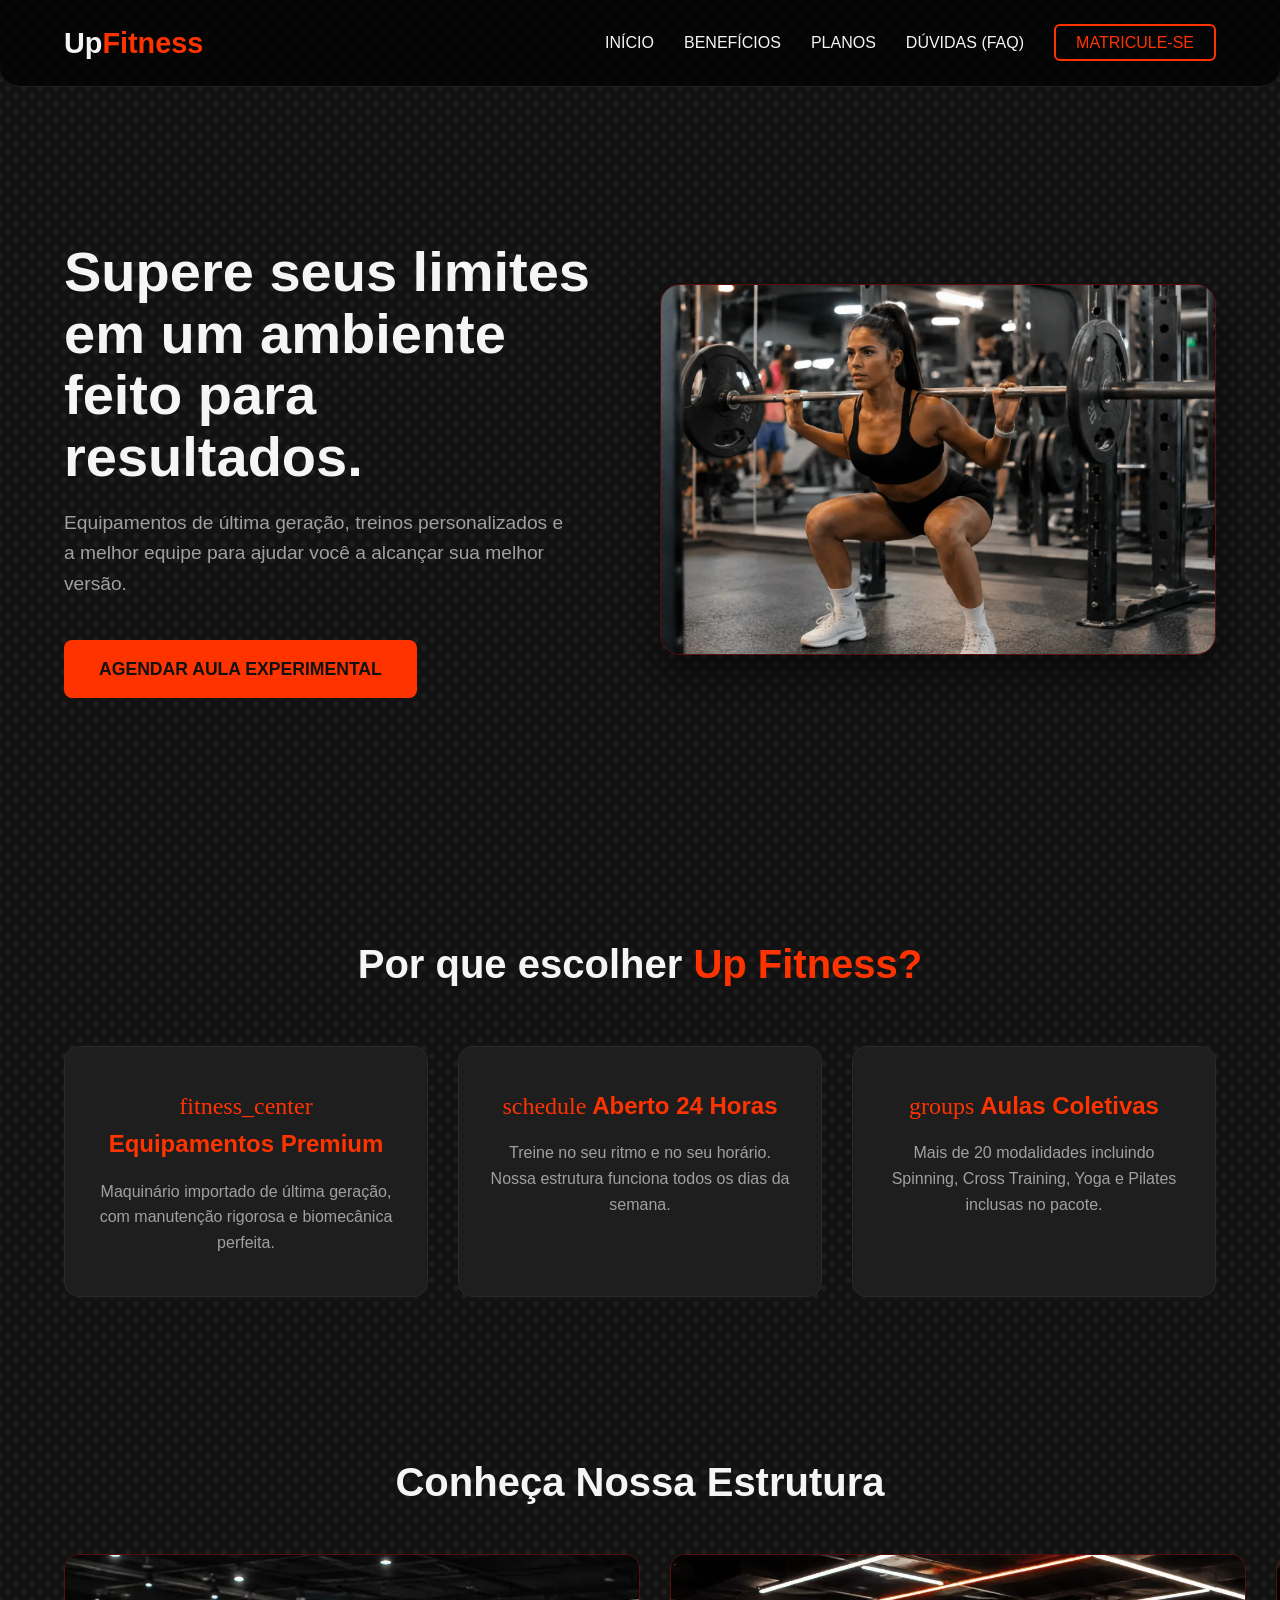
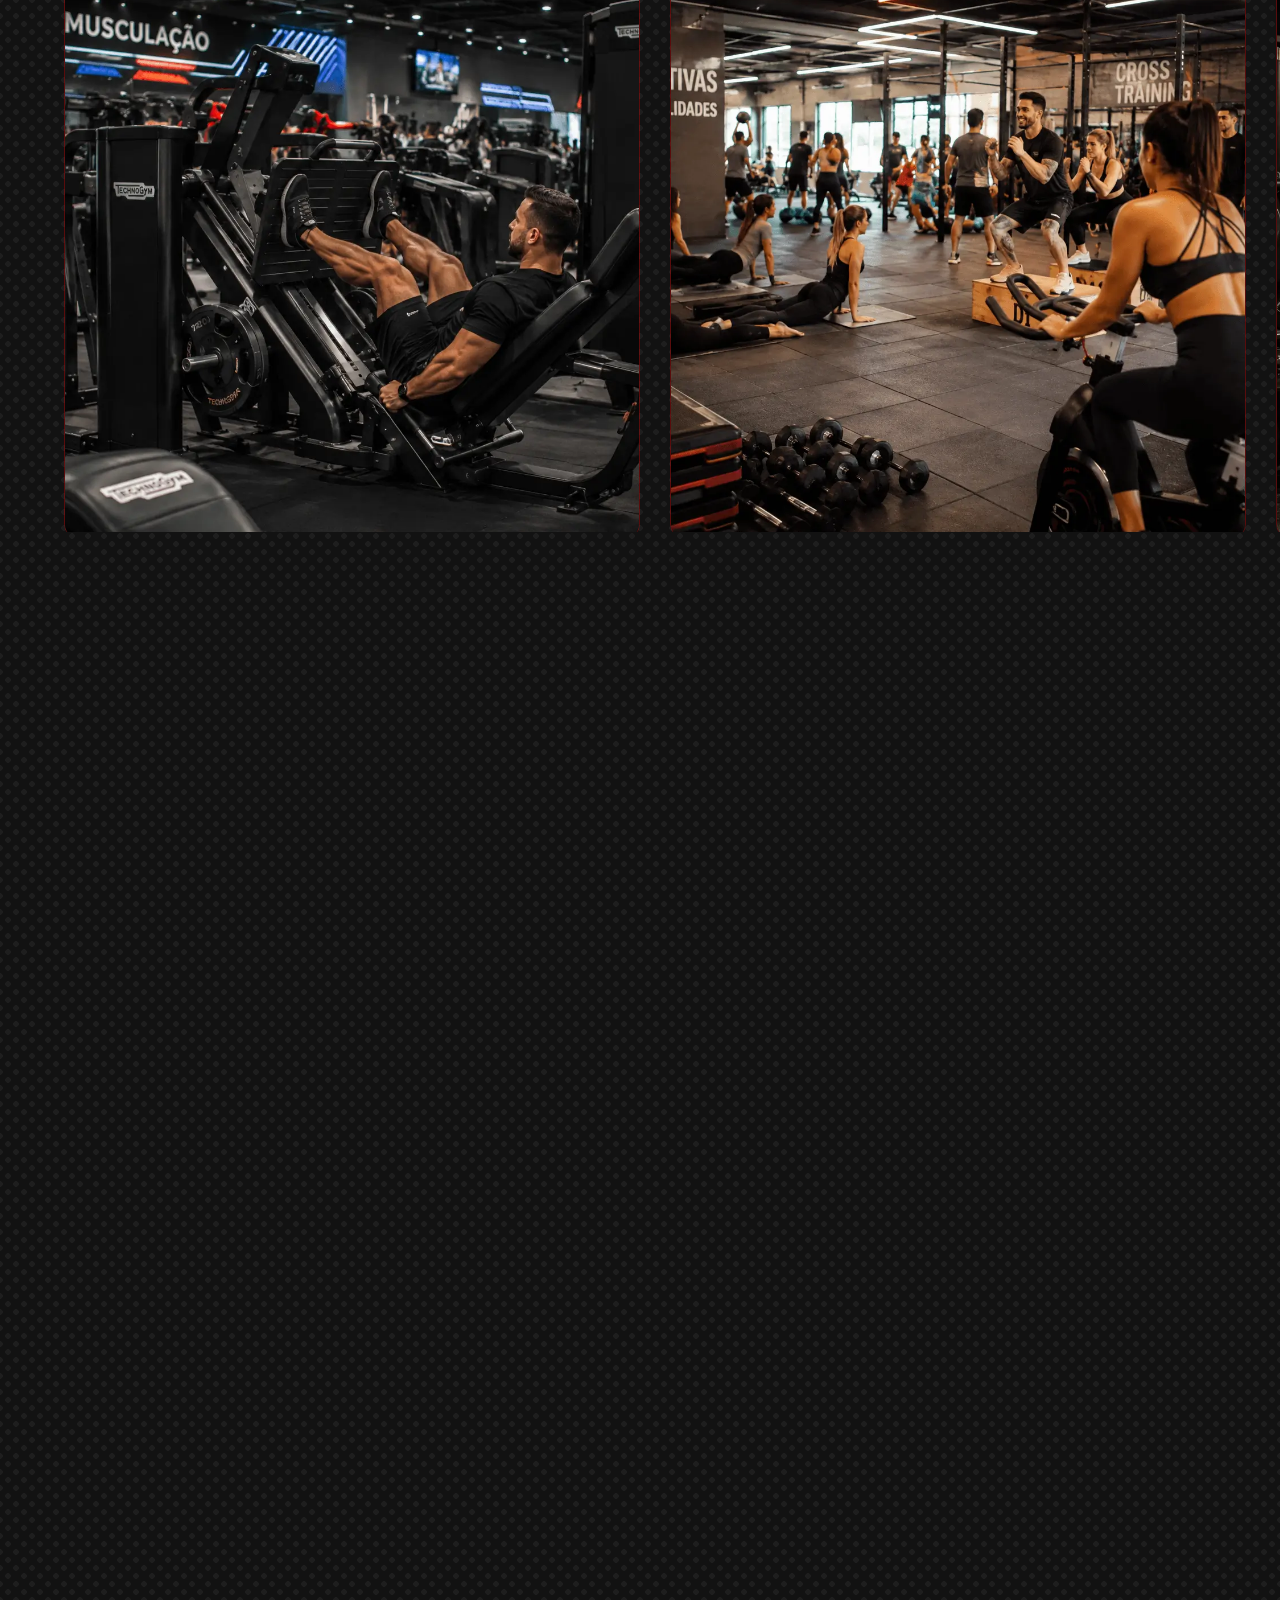
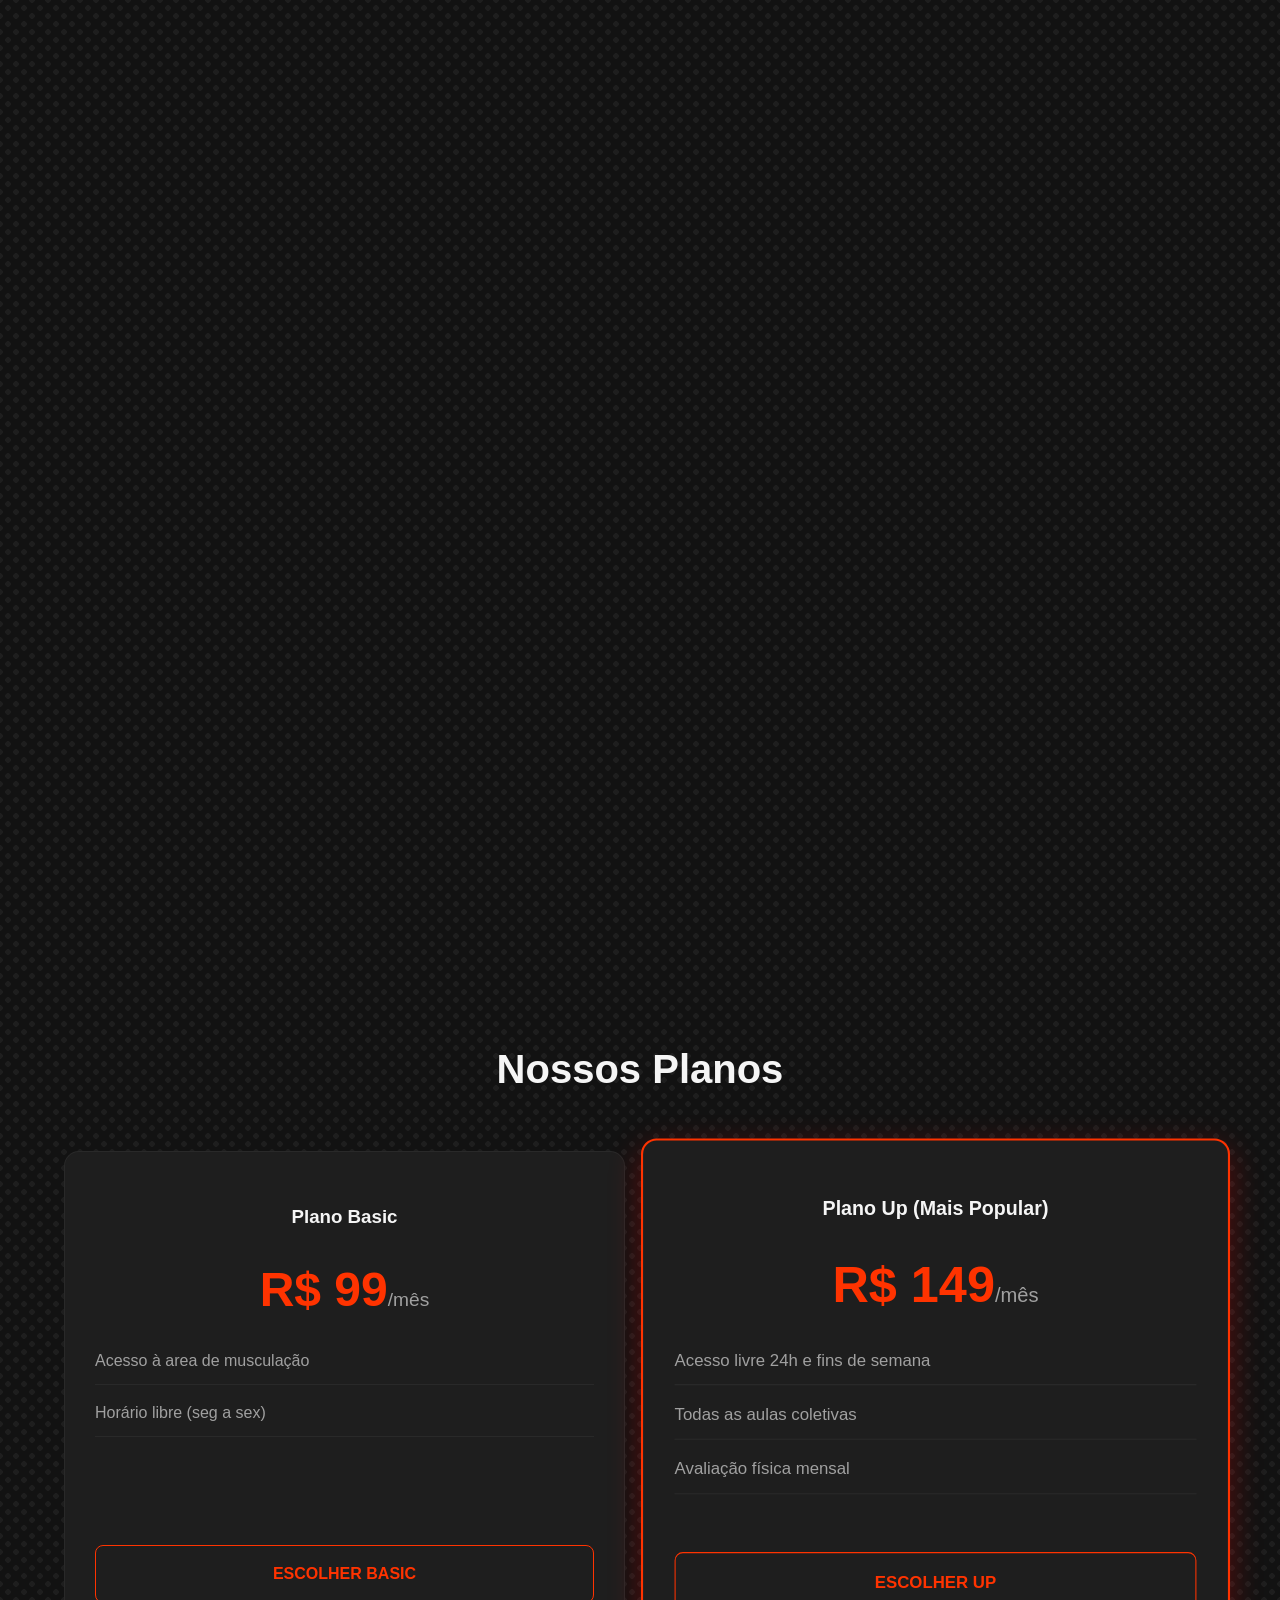
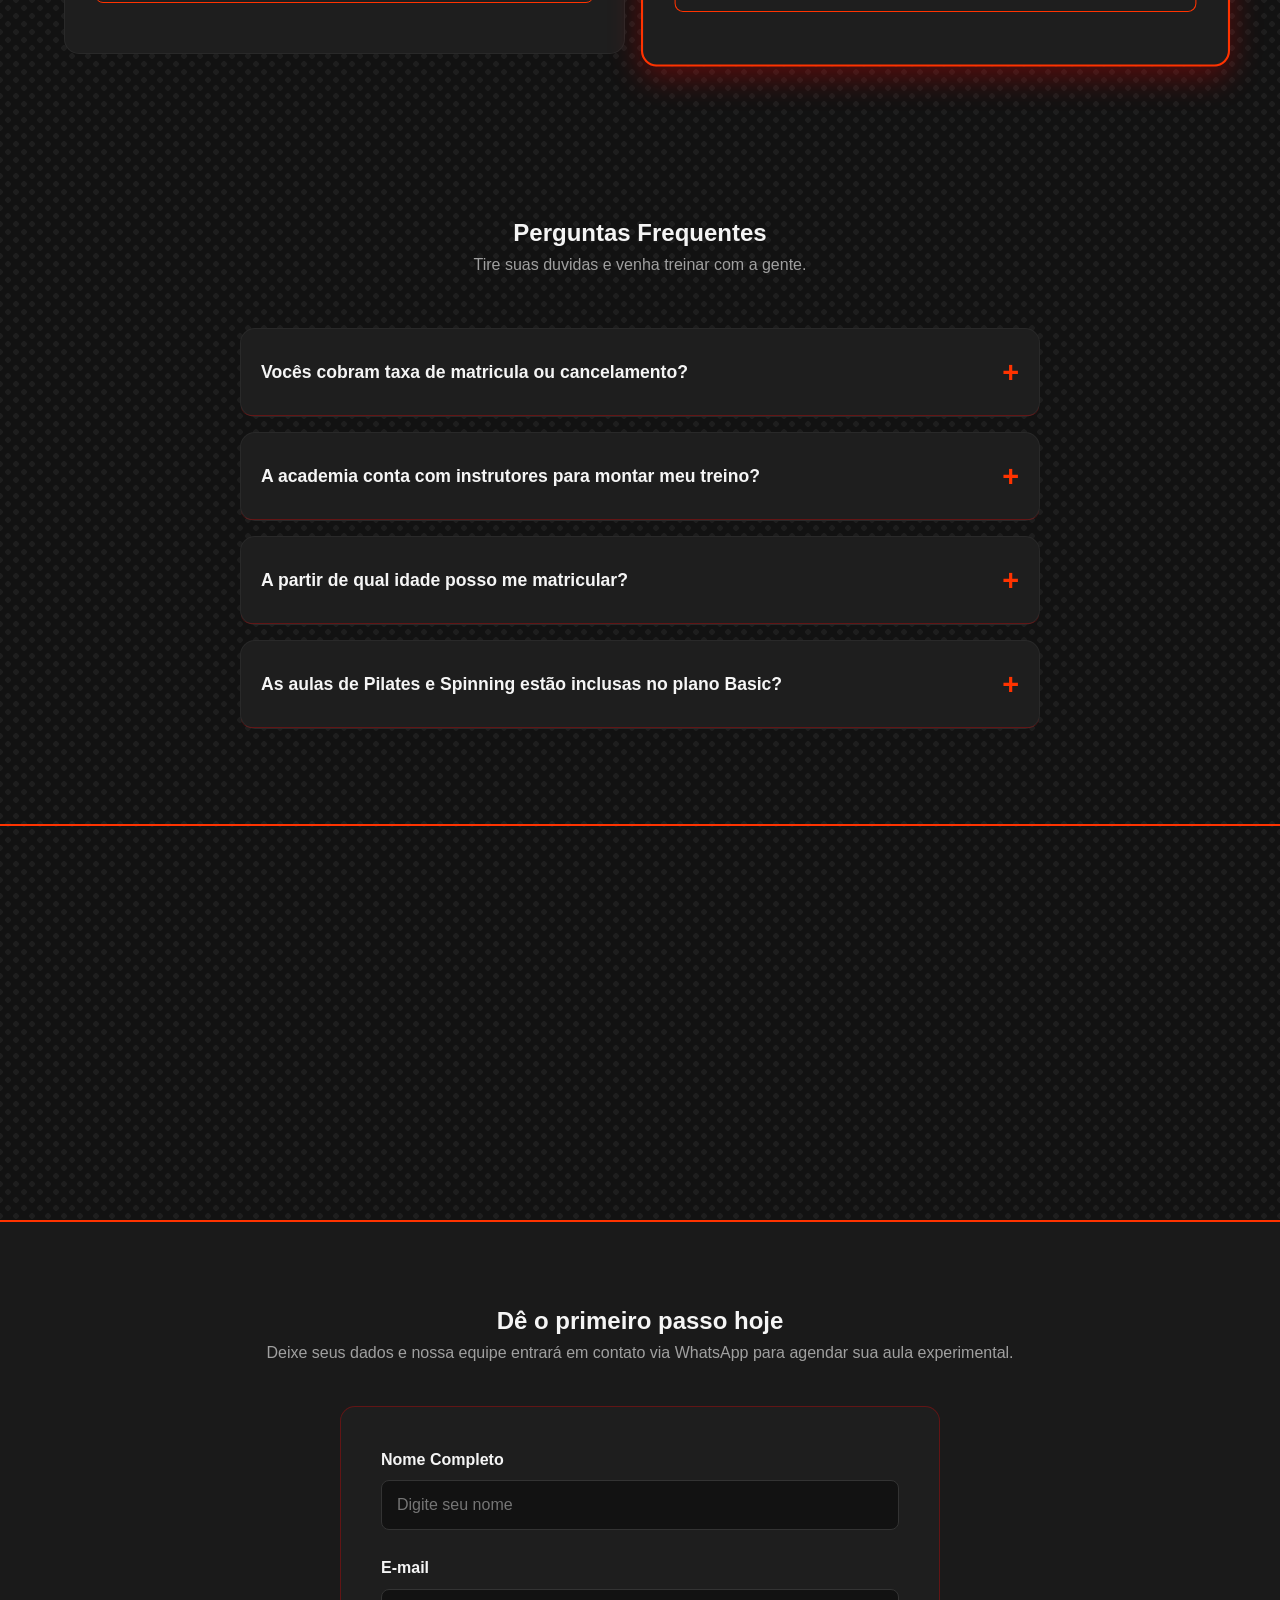
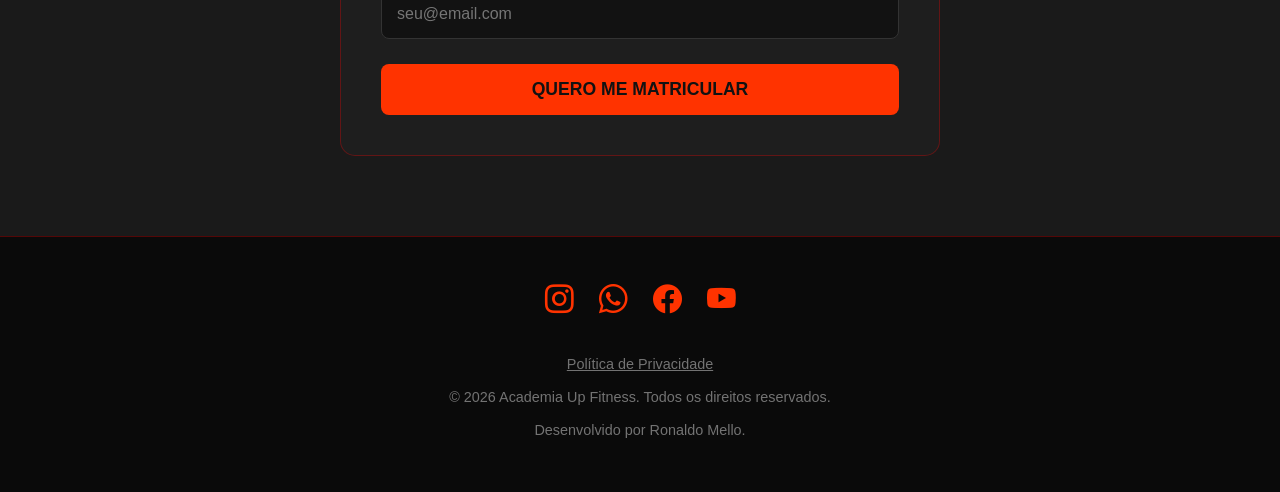
<file: index.html>
<!DOCTYPE html>
<html lang="pt-br">

<head>
    <meta charset="UTF-8">
    <meta name="viewport" content="width=device-width, initial-scale=1.0">
    <title>Academia Upfitness | Transforme seu corpo e sua mente</title>
    <meta http-equiv="Content-Security-Policy" content="default-src 'self'; script-src 'self' 'unsafe-inline'; font-src 'self' https://fonts.gstatic.com https://cdn.jsdelivr.net; style-src 'self' 'unsafe-inline' https://fonts.googleapis.com https://cdn.jsdelivr.net; img-src 'self' data:;">
    <meta name="description"
        content="Junte-se à Academia Topfitnes. Equipamentos modernos, aulas em grupo e personal trainers focados no seu resultado. Agende uma aula experimental!">
    <link rel="stylesheet" href="style.css">
    <link rel="stylesheet" href="https://fonts.googleapis.com/css2?family=Material+Symbols+Outlined" />
    <link rel="preconnect" href="https://fonts.googleapis.com">
    <link rel="preconnect" href="https://fonts.gstatic.com" crossorigin>
    <link href="https://fonts.googleapis.com/css2?family=Montserrat:wght@400;500;700;900&display=swap" rel="stylesheet">
    <link
        href="https://fonts.googleapis.com/css2?family=Chakra+Petch:ital,wght@0,300;0,400;0,500;0,600;0,700;1,300;1,400;1,500;1,600;1,700&display=swap"
        rel="stylesheet">
    <link rel="stylesheet" href="https://cdn.jsdelivr.net/npm/bootstrap-icons@1.11.3/font/bootstrap-icons.min.css">
    <link rel="icon" type="image/png" href="./img/icon-192.png">
    <link rel="apple-touch-icon" href="./img/icon-192.png">
    <link rel="manifest" href="manifest.json">
    <meta name="theme_color" content="#ff3300">
</head>

<body>

    <header class="main-header">
        <div class="logo">
            <strong>Up<span>Fitness</span></strong>
        </div>

        <button id="btn-mobile" aria-label="Abrir Menu">
            <i class="bi bi-list"></i>
        </button>

        <nav class="navegation">
            <ul>
                <li><a href="#inicio">INÍCIO</a></li>
                <li><a href="#beneficios">BENEFÍCIOS</a></li>
                <li><a href="#planos">PLANOS</a></li>
                <li><a href="#faq">DÚVIDAS (FAQ)</a></li>
                <li><a href="#matricula" class="btn-destaque">MATRICULE-SE</a></li>
            </ul>
        </nav>

    </header>

    <main>
        <!--seção hero-->
        <section id="inicio" class="section-hero">
            <div class="hero-text">
                <h1>Supere seus limites em um ambiente feito para resultados.</h1>
                <p>Equipamentos de última geração, treinos personalizados e a melhor equipe para ajudar você a alcançar
                    sua
                    melhor versão.</p>
                <a href="#matricula" class="btn-call">Agendar Aula Experimental</a>
            </div>

            <div class="hero-img">
                <img src="./img/imagem-academia-mulher-fazendo-exercicios.webp"
                    alt="Mulher fazendo agachamento com peso em uma academia moderna e iluminada">
            </div>

        </section>
        <!--seção beneficios-->
        <section id="beneficios" class="section-beneficios">
            <h2>Por que escolher <span>Up Fitness?</span></h2>
            <div class="container-cards">

                <article class="card">
                    <h3><span class="material-symbols-outlined">fitness_center</span> Equipamentos Premium</h3>
                    <p>Maquinário importado de última geração, com manutenção rigorosa e biomecânica perfeita.</p>
                </article>

                <article class="card">
                    <h3><span class="material-symbols-outlined">schedule</span> Aberto 24 Horas</h3>
                    <p>Treine no seu ritmo e no seu horário. Nossa estrutura funciona todos os dias da semana.</p>
                </article>

                <article class="card">
                    <h3><span class="material-symbols-outlined">groups</span> Aulas Coletivas</h3>
                    <p>Mais de 20 modalidades incluindo Spinning, Cross Training, Yoga e Pilates inclusas no pacote.</p>
                </article>
            </div>
        </section>

        <!-- seção galeria -->

        <section id="estrutura" class="section-estrutura">
            
            <div id="carrossel-wrapper" class="carrossel-wrapper">
                <div class="carrossel-camera">
                    <h2>Conheça Nossa Estrutura</h2>
                    <div id="carrossel-fita" class="carrossel-fita">
                        <figure class="galeria-item">
                            <img src="./img/Equipamentos-Premium.webp" alt="Área de musculação com pesos livres">
                        </figure>
                        <figure class="galeria-item">
                            <img src="./img/imagem-da-academia-aulas-coletivas.webp"
                                alt="Aulas coletivas com vários alunos">
                        </figure>
                        <figure class="galeria-item">
                            <img src="./img/imagem-da-academia-estruturas.webp" alt="Sala ampla com equipamentos">
                        </figure>
                        <figure class="galeria-item">
                            <img src="./img/imagem-academia-homem-fazendo-exercicios.webp" alt="homem fazendo exercício no cross">
                        </figure>
                    </div>
                </div>
            </div>
        </section>

        <!-- seção planos-->
        <section id="planos" class="section-planos">
            <h2>Nossos Planos</h2>
            <div class="container-cards">
                <article class="card-plano">
                    <h3>Plano Basic</h3>
                    <p class="preco">R$ 99<span>/mês</span></p>
                    <ul>
                        <li>Acesso à area de musculação</li>
                        <li>Horário libre (seg a sex)</li>
                    </ul>
                    <a href="#matricula" class="btn-plano">Escolher Basic</a>
                </article>

                <article class="card-plano destaque">
                    <h3>Plano Up (Mais Popular)</h3>
                    <p class="preco">R$ 149<span>/mês</span></p>
                    <ul>
                        <li>Acesso livre 24h e fins de semana</li>
                        <li>Todas as aulas coletivas</li>
                        <li>Avaliação física mensal</li>
                    </ul>
                    <a href="#matricula" class="btn-plano principal">Escolher Up</a>
                </article>
            </div>
        </section>
        <!-- seção perguntas-->
        <section id="faq" class="section-faq">
            <h2>Perguntas Frequentes</h2>
            <p class="faq-subtitulo">Tire suas duvidas e venha treinar com a gente.</p>

            <div class="conteiner-faq">
                <details class="item-faq">
                    <summary>Vocês cobram taxa de matricula ou cancelamento?</summary>
                    <p>Não! Acreditamos na transparência. Nossos planos não possuem taxa de adesão, anuidade escondida
                        ou multas absurdas de cancelamento (desde que respeitado o aviso prévio de 30 dias).</p>
                </details>

                <details class="item-faq">
                    <summary>A academia conta com instrutores para montar meu treino?</summary>
                    <p>Sim. Todos os nossos planos incluem avaliação inicial e montagem de ficha de treino pelos nossos
                        professores, que estarão sempre no salão para corrigir a execução dos movimentos.</p>
                </details>

                <details class="item-faq">
                    <summary>A partir de qual idade posso me matricular?</summary>
                    <p>Aceitamos alunos a partir de 14 anos de idade, desde que a matrícula seja assinada
                        presencialmente por um pai ou responsável legal.</p>
                </details>

                <details class="item-faq">
                    <summary>As aulas de Pilates e Spinning estão inclusas no plano Basic?</summary>
                    <p>As aulas coletivas são benefícios exclusivos do <strong>Plano Top</strong>.
                        O plano Basic contempla apenas o acesso livre ao salão de musculação e área de peso livre.</p>
                </details>
            </div>

        </section>
        <!-- seção parallax -->
        <section class="banner-parallax">
            <div class="banner-conteudo">
                <h2>O suor de hoje é o resultado de amanhã.</h2>
                <h2>A persistência realiza o impossível.</h2>
                <h2>Grandes jornadas começam com um passo.</h2>
                <h2>Sua melhor versão começa onde a desculpa termina.</h2>
                <h2>A dor de hoje é a força que você usará amanhã.</h2>
                <h2>Constância constrói o que a motivação apenas começa.</h2>
                <h2>Não diminua seu objetivo, aumente o seu esforço.</h2>
            </div>
        </section>

        <!-- seção matricula-->
        <section id="matricula" class="section-matricula">
            <h2>Dê o primeiro passo hoje</h2>
            <p>Deixe seus dados e nossa equipe entrará em contato via WhatsApp para agendar sua aula experimental.</p>

            <form id="form-matricula" action="#" method="post" class="form-contato">
                <div class="grupo-input">
                    <label for="nome">Nome Completo</label>
                    <input type="text" id="nome" nome="nome" placeholder="Digite seu nome" required autocomplete="nome">
                </div>

                <div class="grupo-input">
                    <label for="email">E-mail</label>
                    <input type="email" id="email" nome="email" placeholder="seu@email.com" required
                        autocomplete="email">
                </div>

                <button type="button" id="btn-enviar-zap" class="btn-enviar">Quero me matricular</button>
            </form>

        </section>

    </main>

    <footer class="rodape">

        <div class="redes-sociais">
            <a href="https://instagram.com.br/" target="_blank" rel="noopener noreferrer">
                <i class="bi bi-instagram"></i>
            </a>
            <a href="https://api.whatsapp.com/send/?phone=5584900000000/" target="_blank" rel="noopener noreferrer">
                <i class="bi bi-whatsapp"></i>
            </a>
            <a href="https://facebook.com.br/" target="_blank" rel="noopener noreferrer">
                <i class="bi bi-facebook"></i>
            </a>
            <a href="https://youtube.com.br/" target="_blank" rel="noopener noreferrer">
                <i class="bi bi-youtube"></i>
            </a>
        </div>
        <p><a href="privacidade.html" target="_blank"
                style="color: var(--cor-texto-mutado); text-decoration: underline;">Política de Privacidade</a></p>
        <p>&copy; 2026 Academia Up Fitness. Todos os direitos reservados.</p>
        <p>Desenvolvido por <span>Ronaldo Mello</span>.</p>
    </footer>

    <script src="script.js"></script>
</body>

</html>
</file>
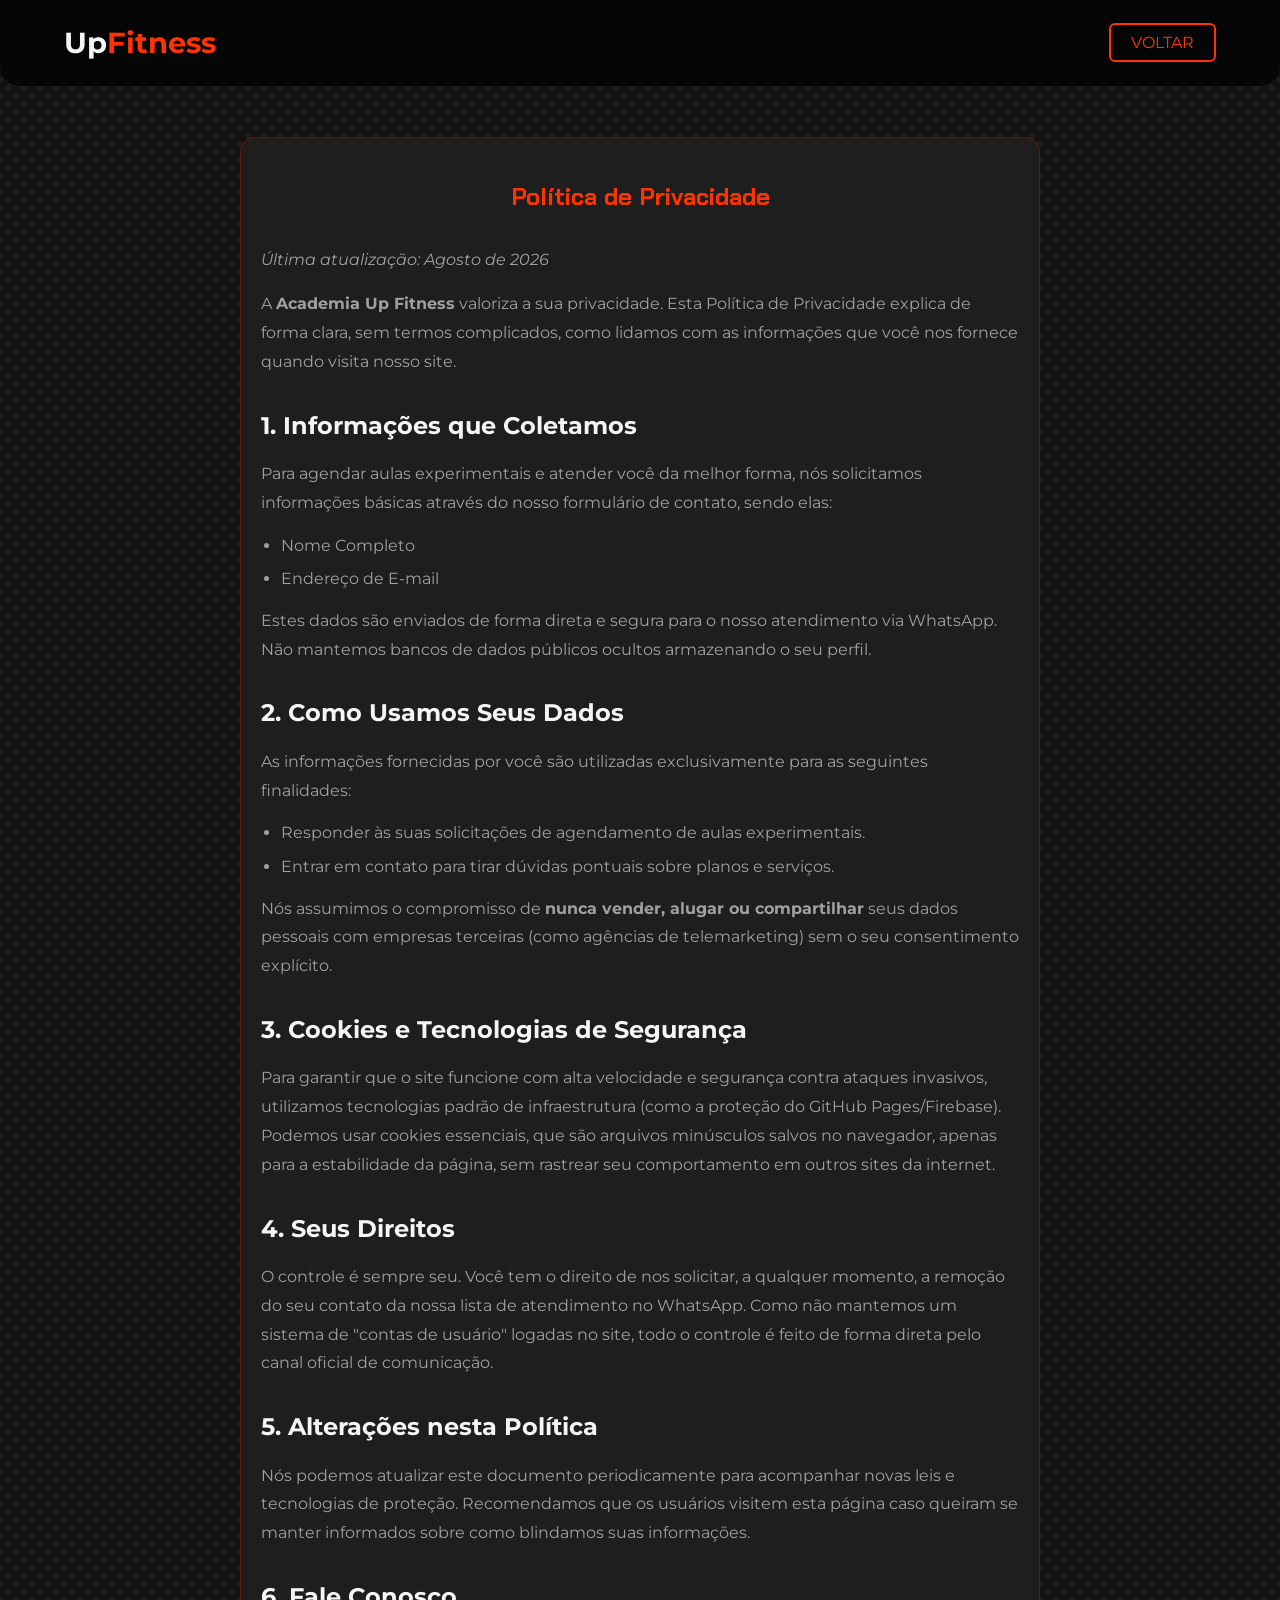
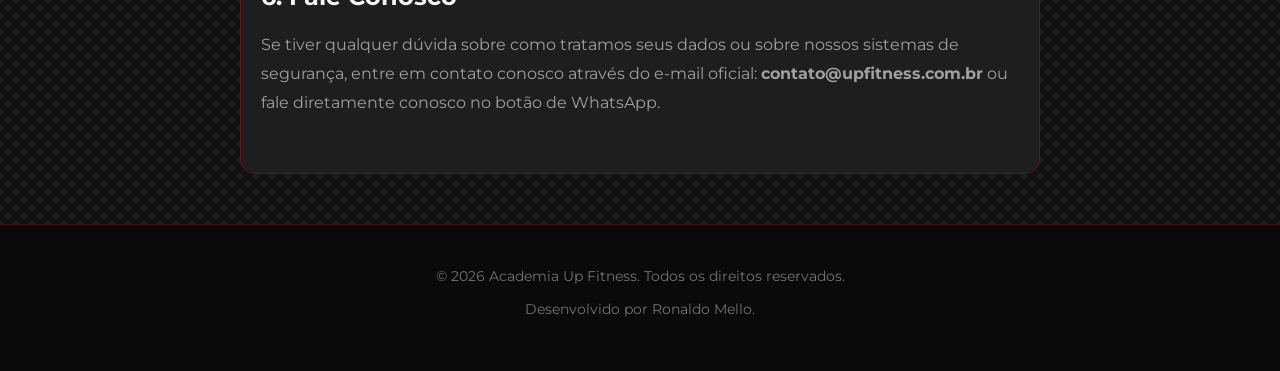
<file: privacidade.html>
<!DOCTYPE html>
<!-- Define o idioma do site como Português do Brasil -->
<html lang="pt-br">

<head>
    <!-- Configura a codificação de caracteres para aceitar acentos (ç, ã, é) e caracteres especiais -->
    <meta charset="UTF-8">
    
    <!-- Garante que a página se adapte perfeitamente ao tamanho da tela do celular (Responsividade) -->
    <meta name="viewport" content="width=device-width, initial-scale=1.0">
    
    <!-- Título que aparece na aba do navegador -->
    <title>Política de Privacidade | Academia UpFitness</title>

    <!-- Importa o SEU arquivo CSS principal para manter as mesmas cores, variáveis e fontes -->
    <link rel="stylesheet" href="style.css">
    
    <!-- Importa as fontes do Google (Montserrat e Chakra Petch) -->
    <link rel="preconnect" href="https://fonts.googleapis.com">
    <link rel="preconnect" href="https://fonts.gstatic.com" crossorigin>
    <link href="https://fonts.googleapis.com/css2?family=Montserrat:wght@400;500;700;900&display=swap" rel="stylesheet">
    <link href="https://fonts.googleapis.com/css2?family=Chakra+Petch:wght@400;500;600;700&display=swap" rel="stylesheet">
    <link rel="icon" type="image/png" href="./img/icon-192.png">
    <link rel="apple-touch-icon" href="./img/icon-192.png">
    <!-- Adicionamos um pequeno bloco de estilo local apenas para formatar os textos longos DESTA página, sem bagunçar o index.html -->
    <style>
        /* Centraliza a caixa de texto e limita a largura para não ficar ruim de ler em telas de computador grandes */
        .conteiner-privacidade {
            max-width: 800px;
            margin: 50px auto; /* Centraliza a caixa no meio da tela e dá uma margem no topo/fundo */
            padding: 40px 20px; /* Espaço interno para o texto não colar nas bordas (especial para celular) */
            background-color: var(--cor-card); /* Puxa a cor cinza-escura configurada no seu style.css */
            border-radius: 15px; /* Deixa as bordas da caixa arredondadas */
            border: 1px solid var(--cor-border2); /* Aplica a mesma borda suave neon que usamos nos cards de benefícios */
        }

        /* Estiliza o Título Principal (H1) da página de privacidade */
        .conteiner-privacidade h1 {
            font-family: 'Chakra Petch', sans-serif; /* Mantém a fonte futurista dos seus títulos */
            color: var(--cor-primaria); /* Aplica o vermelho neon do seu CSS */
            text-align: center; /* Centraliza o título no meio da caixa */
            margin-bottom: 30px; /* Cria um respiro antes de começar os textos */
        }

        /* Estiliza os subtítulos (H2) que dividem os assuntos das leis */
        .conteiner-privacidade h2 {
            color: var(--cor-texto); /* Usa a cor branca suave */
            margin-top: 30px; /* Dá espaço em cima, afastando do parágrafo anterior */
            margin-bottom: 15px; /* Dá espaço embaixo, afastando do próximo parágrafo */
            font-size: 1.5rem; /* Deixa o subtítulo com um tamanho agradável */
        }

        /* Estiliza os parágrafos de texto normal */
        .conteiner-privacidade p {
            color: var(--cor-texto-mutado); /* Usa o cinza claro, ótimo para leituras longas sem cansar a vista */
            margin-bottom: 15px; /* Afasta um parágrafo do outro */
            line-height: 1.8; /* Aumenta a distância entre as linhas de texto (melhora 100% a leitura) */
        }

        /* Estiliza listas com bolinhas (bullet points) */
        .conteiner-privacidade ul {
            color: var(--cor-texto-mutado); /* Mesma cor do parágrafo */
            margin-bottom: 15px; /* Espaço abaixo da lista */
            padding-left: 20px; /* Empurra os itens da lista para a direita */
            list-style-type: disc; /* Ativa a "bolinha" do lado de cada item */
        }
        
        .conteiner-privacidade ul li {
            margin-bottom: 8px; /* Espaçamento sutil entre cada bolinha da lista */
        }
        

        @media (max-width: 768px) {
            .main-header {
                flex-direction: row;
                justify-content: space-between;
                align-items: center;
                gap: 10px; 
            }
            .btn-destaque {
                font-size: 0.8rem;
                white-space: nowrap;
                padding: 6px 12px;
            }

            .logo strong {
                font-size: 1.4rem;
            }
        }


    </style>
</head>

<body>

    <!-- CABEÇALHO: -->
    <header class="main-header">
        
        <!-- Logo da academia -->
        <div class="logo">
            <strong>Up<span>Fitness</span></strong>
        </div>

        <!-- Navegação:-->
        <nav class="nav-privacidade">
            <ul style="flex-direction: row; background: transparent; border: none;">
                <!-- O botão usa a classe btn-destaque para ficar com a borda vermelha e redireciona de volta ao site principal -->
                <li><a href="index.html" class="btn-destaque">VOLTAR</a></li>
            </ul>
        </nav>

    </header>

    <!-- ÁREA PRINCIPAL DO CONTEÚDO (Onde vai o texto jurídico) -->
    <main>
        <!-- Inicia a caixa customizada que criamos ali no <style> -->
        <section class="conteiner-privacidade">
            
            <h1>Política de Privacidade</h1>
            
            <!-- Data de vigência: Transmite transparência e profissionalismo -->
            <p><em>Última atualização: Agosto de 2026</em></p>

            <!-- Introdução amigável e simples -->
            <p>A <strong>Academia Up Fitness</strong> valoriza a sua privacidade. Esta Política de Privacidade explica de forma clara, sem termos complicados, como lidamos com as informações que você nos fornece quando visita nosso site.</p>

            <!-- Seção 1: O que coletamos -->
            <h2>1. Informações que Coletamos</h2>
            <p>Para agendar aulas experimentais e atender você da melhor forma, nós solicitamos informações básicas através do nosso formulário de contato, sendo elas:</p>
            <ul>
                <li>Nome Completo</li>
                <li>Endereço de E-mail</li>
            </ul>
            <p>Estes dados são enviados de forma direta e segura para o nosso atendimento via WhatsApp. Não mantemos bancos de dados públicos ocultos armazenando o seu perfil.</p>

            <!-- Seção 2: Para que usamos -->
            <h2>2. Como Usamos Seus Dados</h2>
            <p>As informações fornecidas por você são utilizadas exclusivamente para as seguintes finalidades:</p>
            <ul>
                <li>Responder às suas solicitações de agendamento de aulas experimentais.</li>
                <li>Entrar em contato para tirar dúvidas pontuais sobre planos e serviços.</li>
            </ul>
            <p>Nós assumimos o compromisso de <strong>nunca vender, alugar ou compartilhar</strong> seus dados pessoais com empresas terceiras (como agências de telemarketing) sem o seu consentimento explícito.</p>

            <!-- Seção 3: Cookies -->
            <h2>3. Cookies e Tecnologias de Segurança</h2>
            <p>Para garantir que o site funcione com alta velocidade e segurança contra ataques invasivos, utilizamos tecnologias padrão de infraestrutura (como a proteção do GitHub Pages/Firebase). Podemos usar cookies essenciais, que são arquivos minúsculos salvos no navegador, apenas para a estabilidade da página, sem rastrear seu comportamento em outros sites da internet.</p>

            <!-- Seção 4: Direitos -->
            <h2>4. Seus Direitos</h2>
            <p>O controle é sempre seu. Você tem o direito de nos solicitar, a qualquer momento, a remoção do seu contato da nossa lista de atendimento no WhatsApp. Como não mantemos um sistema de "contas de usuário" logadas no site, todo o controle é feito de forma direta pelo canal oficial de comunicação.</p>

            <!-- Seção 5: Alterações -->
            <h2>5. Alterações nesta Política</h2>
            <p>Nós podemos atualizar este documento periodicamente para acompanhar novas leis e tecnologias de proteção. Recomendamos que os usuários visitem esta página caso queiram se manter informados sobre como blindamos suas informações.</p>

            <!-- Seção 6: Contato genérico -->
            <h2>6. Fale Conosco</h2>
            <p>Se tiver qualquer dúvida sobre como tratamos seus dados ou sobre nossos sistemas de segurança, entre em contato conosco através do e-mail oficial: <strong>contato@upfitness.com.br</strong> ou fale diretamente conosco no botão de WhatsApp.</p>

        </section>
    </main>

    <!-- RODAPÉ: -->
    <footer class="rodape">
        <p>&copy; 2026 Academia Up Fitness. Todos os direitos reservados.</p>
        <p>Desenvolvido por <span>Ronaldo Mello</span>.</p>
    </footer>

</body>
</html>
</file>
<file: style.css>
* {
    margin: 0;
    padding: 0;
    box-sizing: border-box;
}

:root {
    /* Vermelho neon */
    --cor-primaria: #ff3300;
    /* vermelho neon mais claro */
    --cor-segundaria: #e60000;
    /* Fundo principal da página */
    --cor-escura: #121212;
    /* Fundo um pouco mais claro*/
    --cor-card: #1e1e1e;
    /* Branco suave */
    --cor-texto: #f5f5f5;
    /* Cinza para textos secundários e subtítulos */
    --cor-texto-mutado: #a0a0a0;
    /* para bordas */
    --cor-border: rgba(255, 255, 255, 0.05);
    /* para bordas 2 */
    --cor-border2: rgba(255, 0, 0, 0.3);
    --fonte-principal: 'Montserrat', Roboto, Helvetica, Arial, sans-serif;
    --fonte-segundaria: 'Chakra Petch' Roboto, Helvetica, Arial, sans-serif;
}

html {
    scroll-behavior: smooth;
    scroll-padding-top: 110px;
}

body {
    font-family: var(--fonte-principal);
    background-color: var(--cor-escura);
    background-image: 
        radial-gradient(var(--cor-card) 25%, transparent 26%),
        radial-gradient(var(--cor-card) 25%, transparent 26%);
    background-size: 16px 16px;
    background-position: 0 0, 8px 8px;   
    color: var(--cor-texto);
    line-height: 1.6;
    overflow-x: hidden;
}

a {
    text-decoration: none;
}

ul {
    list-style: none;
}

.main-header {
    display: flex;
    justify-content: space-between;
    align-items: center;
    padding: 20px 5%;
    background: rgba(5, 5, 5, 0.9);
    position: sticky;
    top: 0;
    z-index: 1000;
    border-bottom: 1px solid var(--cor-card);
    border-bottom-left-radius: 20px;
    border-bottom-right-radius: 20px;
}

.logo strong {
    font-size: 1.8rem;
    color: var(--cor-texto);
}

.logo span {
    color: var(--cor-primaria);
}

.navegation ul {
    display: flex;
    gap: 30px;
    align-items: center;
}

.navegation a {
    color: var(--cor-texto);
    font-weight: 500;
}

.navegation a:hover {
    color: var(--cor-primaria);
}

.btn-destaque {
    background-color: transparent;
    border: 2px solid var(--cor-primaria);
    color: var(--cor-primaria) !important;
    padding: 8px 20px;
    border-radius: 6px;
}

.btn-destaque:hover {
    background-color: var(--cor-primaria);
    color: var(--cor-escura) !important;
}


.section-hero {
    display: flex;
    align-items: center;
    justify-content: space-between;
    padding: 80px 5%;
    min-height: 85vh;
    gap: 40px;
}

.hero-text {
    flex: 1;
}

.hero-text h1 {
    font-size: 3.5rem;
    line-height: 1.1;
    margin-bottom: 20px;
    color: var(--cor-texto);
}

.hero-text p {
    font-size: 1.2rem;
    color: var(--cor-texto-mutado);
    margin-bottom: 40px;
    max-width: 90%;
}

.btn-call {
    display: inline-block;
    background-color: var(--cor-primaria);
    color: var(--cor-escura);
    font-size: 1.1rem;
    font-weight: 800;
    padding: 15px 35px;
    border-radius: 8px;
    text-transform: uppercase;
}

.btn-call:hover {
    transform: translateY(-5px);
    box-shadow: 0 10px 20px var(--cor-border2);

}

.hero-img {
    flex: 1;
    display: flex;
    justify-content: flex-end;
}

.hero-img img {
    max-width: 100%;
    border-radius: 20px;
    box-shadow: 0 20px 40px rgba(0, 0, 0, 0.5);
    border: 1px solid var(--cor-border2);
}

.section-beneficios,
.section-planos {
    padding: 80px 5%;
    text-align: center;
}

.section-beneficios h2,
.section-estrutura h2,
.section-planos h2 {
    font-size: 2.5rem;
    color: var(--cor-texto);
    margin-bottom: 50px;
    font-family: Chakra Petch, Roboto, Helvetica, Arial, sans-serif;
}


.section-beneficios span {
    color: var(--cor-primaria);
}

.container-cards {
    display: grid;
    grid-template-columns: repeat(auto-fit, minmax(300px, 1fr));
    gap: 30px;
    max-width: 1200px;
    margin: 0 auto;
}

.card {
    background-color: var(--cor-card);
    padding: 40px 30px;
    border-radius: 15px;
    border: 1px solid var(--cor-border);
    transition: transform 0.3s ease, background-color 0.3s ease;
}

.card:hover {
    transform: translateY(-10px);
    background-color: #242424;
    border-bottom: 3px solid var(--cor-primaria);
}

.card h3 {
    font-size: 1.5rem;
    margin-bottom: 15px;
    color: var(--cor-primaria);
}

.card p {
    color: var(--cor-texto-mutado);
}

.section-estrutura {
    padding: 80px 0 0 0;
    text-align: center;
}


.carrossel-wrapper {
    height: 300vh;
    position: relative;
}

.carrossel-camera {
    position: sticky;
    top: 110px;
    height: 75vh;
    overflow: hidden;
    display: flex;
    flex-direction: column;
    justify-content: center;
}

.carrossel-camera h2 {
    width: 100%;
    text-align: center;
    margin-bottom: 40px;
}

.carrossel-fita {
    display: flex;
    gap: 30px;
    width: max-content;
    will-change: transform;
}

.galeria-item {
    width: 550px;
    height: 450px;
    flex-shrink: 0;
    border-radius: 15px;
    border: 1px solid var(--cor-border2);
    overflow: hidden;
}

.carrossel-fita .galeria-item:last-child {
    margin-right: 5vw;
}
.carrossel-fita .galeria-item:first-child {
    margin-left: 5vw;
}

.galeria-item img {
    width: 100%;
    height: 100%;
    object-fit: cover;
  transition: transform 0.5s ease; 
}

.galeria-item:hover img {
    transform: scale(1.1);
}

.card-plano {
    background-color: var(--cor-card);
    padding: 50px 30px;
    border-radius: 15px;
    border: 1px solid var(--cor-border);
    display: flex;
    flex-direction: column;
    transition: transform 0.3s ease;
}

.card-plano:hover {
    transform: translateY(-10px);
}

.preco {
    font-size: 3rem;
    font-weight: 800;
    color: var(--cor-primaria);
    margin: 20px 0;
}

.preco span {
    font-size: 1.2rem;
    color: var(--cor-texto-mutado);
    font-weight: normal;
}

.card-plano ul {
    margin-bottom: 40px;
    text-align: left;
    flex-grow: 1;
}

.card-plano li {
    margin-bottom: 15px;
    color: var(--cor-texto-mutado);
    border-bottom: 1px solid var(--cor-border);
    padding-bottom: 10px;
}

.card-plano.destaque {
    border: 2px solid var(--cor-primaria);
    box-shadow: 0 10px 30px var(--cor-border2);
    transform: scale(1.05);
}

.card-plano.destaque:hover {
    transform: scale(1.05) translateY(-10px);
}

.btn-plano {
    padding: 15px;
    border-radius: 8px;
    font-weight: bold;
    text-transform: uppercase;
    transition: all 0.3s ease;
    border: 1px solid var(--cor-primaria);
    color: var(--cor-primaria);
}

.btn-plano:hover {
    background-color: var(--cor-primaria);
    color: var(--cor-escura);
}

.section-faq {
    padding: 80px 5%;
    text-align: center;
}

.faq-subtitulo {
    color: var(--cor-texto-mutado);
    margin-bottom: 50px;
}

.conteiner-faq {
    max-width: 800px;
    margin: 0 auto;
    text-align: left;
}

.item-faq {
    background-color: var(--cor-card);
    border: 1px solid var(--cor-border);
    border-radius: 15px;
    margin-bottom: 15px;
}

.item-faq summary {
    padding: 20px;
    font-size: 1.1rem;
    font-weight: bold;
    color: var(--cor-texto);
    list-style: none;
    display: flex;
    justify-content: space-between;
    align-items: center;
    cursor: pointer;
    border-bottom: 1px solid var(--cor-border2);
    border-radius: 10px;
}

.item-faq summary::-webkit-details-marker {
    display: none;
}

.item-faq summary::after {
    content: '+';
    color: var(--cor-primaria);
    font-size: 1.8rem;
    font-weight: 700;
    transition: transform 0.3s ease;
}

.item-faq[open] summary::after {
    content: '-';
    transform: rotate(180deg);
}


.item-faq p {
    padding: 20px 20px;
    color: var(--cor-texto-mutado);
    border-bottom: 1px solid var(--cor-border2);
    border-radius: 10px;
}

.item-faq[open] p {
    animation: abrirSuave 0.4s ease-in-out;
}

@keyframes abrirSuave {
    0% {
        opacity: 0;
        transform: translateY(-10px);
    }
    100% {
        opacity: 1;
        transform: translateY(0);
    }
}

.item-faq.closing p {
    animation: fecharSuave 0.4s ease-in-out forwards;
}

@keyframes fecharSuave {
    0% {
        opacity: 1;
        transform: translateY(0);
    }
    100% {
        opacity: 0;
        transform: translateY(-10px);
    }
    
}

.banner-parallax {
    background-image: linear-gradient(rgba(18, 18, 18, 0.5), rgba(18, 18, 18, 0.5)), url('./img/imagem-de-fundo.jpg');
    background-attachment: fixed;
    background-position: center;
    background-size: cover;

    padding: 120px 5%;
    text-align: center;
    border-top: 2px solid var(--cor-primaria);
    border-bottom: 2px solid var(--cor-primaria);
}

.banner-conteudo {
    display: grid;
    place-items: center;
}

.banner-conteudo h2 {
    grid-area: 1 / 1;
    font-size: 3rem;
    color: var(--cor-texto);
    max-width: 800px;
    text-align: center;
    text-transform: uppercase;
    text-shadow: 2px 2px 10px var(--cor-primaria);
    font-family: Chakra Petch, Roboto, Helvetica, Arial, sans-serif;
    opacity: 0;
    animation: alternarTexto 28s infinite;
}

.banner-conteudo h2:nth-child(1) {
    animation-delay: 0s;
}
.banner-conteudo h2:nth-child(2) {
    animation-delay: 4s;
}
.banner-conteudo h2:nth-child(3) {
    animation-delay: 8s;
}
.banner-conteudo h2:nth-child(4) {
    animation-delay: 12s;
}
.banner-conteudo h2:nth-child(5) {
    animation-delay: 16s;
}
.banner-conteudo h2:nth-child(6) {
    animation-delay: 20s;
}
.banner-conteudo h2:nth-child(7) {
    animation-delay: 24s;
}

@keyframes alternarTexto {
    0% {
        opacity: 0;
        transform: translateY(10px);
    }
    2% {
        opacity: 1;
        transform: translateY(0);
    }
    12% {
        opacity: 1;
    }
    14% {
        opacity: 0;
        transform: translateY(-10px);
    }
    100% {opacity: 0;}
    
}

.section-matricula {
    padding: 80px 5%;
    text-align: center;
    background-color: #1a1a1a;
}

.section-matricula p {
    color: var(--cor-texto-mutado);
    margin-bottom: 40px;
}

.form-contato {
    max-width: 600px;
    margin: 0 auto;
    background-color: var(--cor-card);
    padding: 40px;
    border-radius: 15px;
    border: 1px solid var(--cor-border2);
    text-align: left;
}

.grupo-input{
    display: flex;
    flex-direction: column;
    margin-bottom: 25px;
}

.grupo-input label {
    margin-bottom: 8px;
    font-weight: bold;
    color: var(--cor-texto);
}

.grupo-input input {
    background-color: var(--cor-escura);
    border: 1px solid #333;
    color: var(--cor-texto);
    padding: 15px;
    border-radius: 8px;
    font-size: 1rem;
    font-family: var(--fonte-principal);
    transition: all 0.3s ease;
}

.grupo-input input:focus {
    outline: none;
    border-color: var(--cor-primaria);
    box-shadow: 0 0 20px var(--cor-border2);
}

.btn-enviar {
    width: 100%;
    background-color: var(--cor-primaria);
    color: var(--cor-escura);
    padding: 15px;
    font-size: 1.1rem;
    font-weight: 800;
    text-transform: uppercase;
    border: none;
    border-radius: 8px;
    cursor: pointer;
    transition: all 0.3s ease;
}

.btn-enviar:hover {
    background-color: var(--cor-segundaria) ;
}

.redes-sociais {
    display: flex;
    justify-content: center;
    gap: 25px;
    margin-bottom: 30px;
}

.redes-sociais a {
    color: var(--cor-primaria);
    font-size: 1.8rem;
    transition: color 0.3s ease, transform 0.3s ease;
    display: inline-block;
}

.redes-sociais a:hover {
    color: var(--cor-texto);
    transform: translateY(-5px) scale(1.15);
    filter: drop-shadow(0 0 10px var(--cor-border2));
}


.rodape {
    background-color: #0a0a0a;
    text-align: center;
    padding: 40px 5%;
    border-top: 1px solid var(--cor-border2);
}

.rodape p {
    color: var(--cor-texto-mutado);
    font-size: 0.9rem;
    margin-bottom: 10px;
    opacity: 0.7;
}

#btn-mobile {
    display: none;
}

@media (max-width: 768px) {
    .main-header {
        display: flex;
        justify-content: space-between;
        align-items: center;
        padding: 15px 5%;
    }

    #btn-mobile {
        display: block;
        background: none;
        border: none;
        color: var(--cor-texto);
        font-size: 2rem;
        cursor: pointer;
    }

    .navegation {
        position: absolute;
        top: 100%;
        left: 0;
        width: 100%;
    }

    .navegation ul {
        position: absolute;
        top: 0;
        width: 100%;
        background-color: var(--cor-escura);
        flex-direction: column;
        gap: 0;
        border-bottom: 2px solid var(--cor-primaria);
        transform: translateY(-20px);
        visibility: hidden;
        opacity: 0;
        transition: all 0.4s ease-in-out;
    }

    .navegation.ativa ul {
        transform: translateY(0);
        opacity: 1;
        visibility: visible;
    }

    .navegation a {
        display: block;
        text-align: center;
        padding: 20px;
        border-bottom: 1px solid var(--cor-border);
    }

    .navegation li:last-child a {
        border-bottom: none;
    }

    .btn-destaque {
        margin: 10px 20px;
    }

    .section-hero {
        flex-direction: column;
        text-align: center;
        padding: 40px 5%;
        min-height: auto;
    }
    .hero-text h1 {
        font-size: 2.2rem;
    }

    .hero-text p {
        max-width: 100%;
        margin-bottom: 30px;
    }

    .section-beneficios, .section-planos, .section-faq, .section-matricula {
        padding: 50px 5%;
    }

    .card-plano.destaque {
        transform: scale(1);
    }

    .card-plano.destaque:hover {
        transform: translateY(-5px);
    }

    .banner-conteudo h2 {
        font-size: 2rem;
    }

    .galeria-item {
    width: 350px;
    height: 450px;
}
}

@media (min-width: 1024px) {
    .galeria-item {
        width: 45vw;
        height: 65vh;
    }
}
</file>
